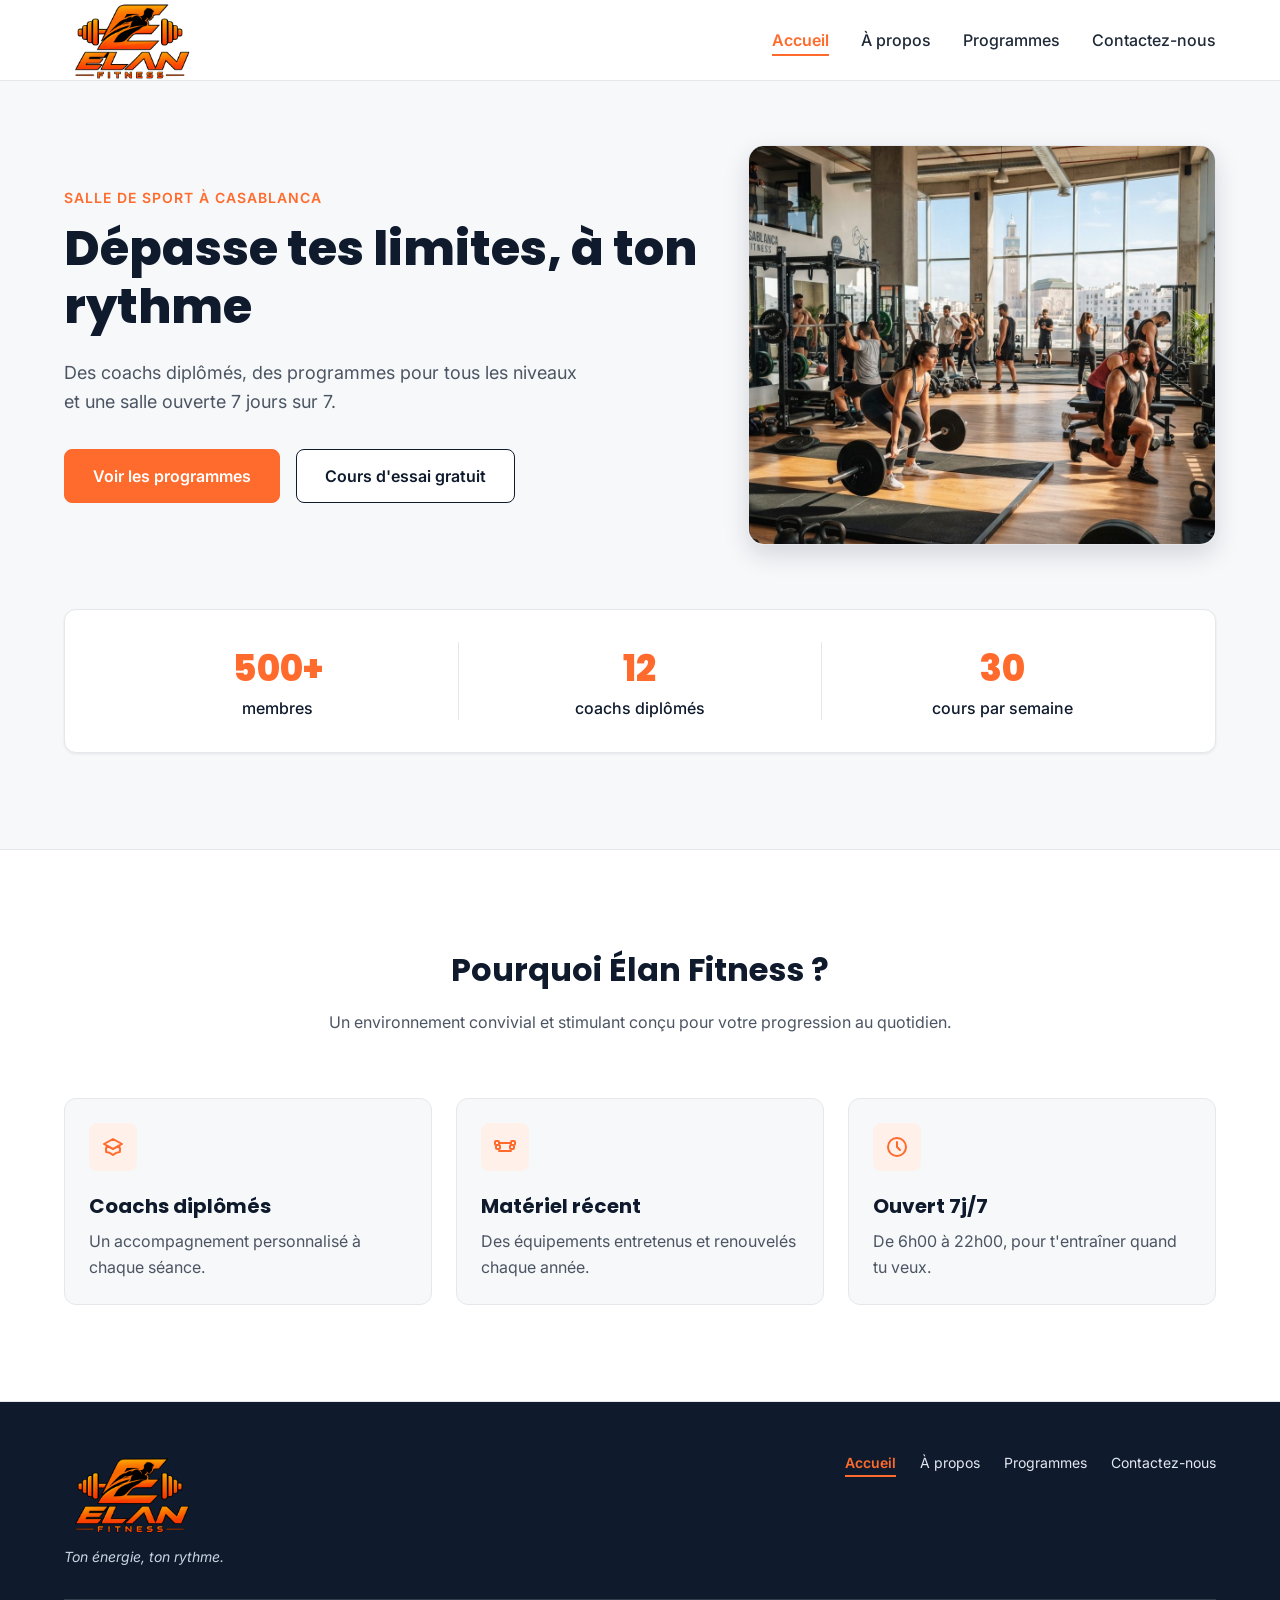
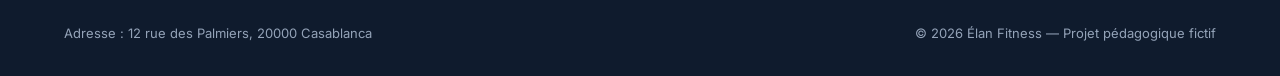
<file: index.html>
<!DOCTYPE html>
<html lang="fr">
<head>
  <meta charset="UTF-8">
  <meta name="viewport" content="width=device-width, initial-scale=1">
  <meta name="description" content="Élan Fitness, salle de sport à Casablanca : musculation, yoga, cardio et boxe fitness avec des coachs diplômés. Réservez votre cours d'essai gratuit.">
  <title>Élan Fitness | Salle de sport à Casablanca</title>

  <link rel="preconnect" href="https://fonts.googleapis.com">
  <link rel="preconnect" href="https://fonts.gstatic.com" crossorigin>
  <link href="https://fonts.googleapis.com/css2?family=Inter:wght@400;500;600&family=Poppins:wght@600;700;800&display=swap" rel="stylesheet">

  <link rel="stylesheet" href="style.css">
</head>
<body>
    <header  class="en-tete">
    <div class="conteneur en-tete-contenu">
     <a href="index.html">
    <img src="img/logo elan.png" alt=" Elan Fitness" class="logo">
    </a>
 
      <nav aria-label="Navigation principale">
        <ul class="menu">
          <li><a href="#index" class="lien-actif">Accueil</a></li>
          <li><a href="apropos.html">À propos</a></li>
          <li><a href="programmes.html">Programmes</a></li>
          <li><a href="contact.html">Contactez-nous </a></li>
        </ul>
      </nav>
    </div>
  </header>
  <section id="accueil" class="hero">
      <div class="conteneur">

        <div class="hero-contenu">
          <div class="hero-texte">
            <p class="sur-titre">Salle de sport à Casablanca</p>
            <h1>Dépasse tes limites, à ton rythme</h1>
            <p class="hero-description">
              Des coachs diplômés, des programmes pour tous les niveaux et une salle ouverte 7 jours sur 7.
            </p>
            <div class="boutons">
              <a href="programmes" class="bouton bouton-principal">Voir les programmes</a>
              <a href="contact" class="bouton bouton-secondaire">Cours d'essai gratuit</a>
            </div>
          </div>

          <img class="hero-image" src="img/hero.jpg" alt="Des personnes s'entraînent dans une salle de sport lumineuse à Casablanca">
        </div>

        <div class="chiffres">
          <div class="chiffre">
            <p class="chiffre-nombre">500+</p>
            <p>membres</p>
          </div>
          <div class="chiffre">
            <p class="chiffre-nombre">12</p>
            <p>coachs diplômés</p>
          </div>
          <div class="chiffre">
            <p class="chiffre-nombre">30</p>
            <p>cours par semaine</p>
          </div>
        </div>
      </div>
    </section>
    <section class="section section-blanche">
      <div class="conteneur">

        <div class="section-titre">
          <h2>Pourquoi Élan Fitness ?</h2>
          <p>Un environnement convivial et stimulant conçu pour votre progression au quotidien.</p>
        </div>

        <div class="cartes">
          <article class="carte carte-avantage">
            <div class="icone"><img src="img/icone-coach.svg" alt=""></div>
            <h3>Coachs diplômés</h3>
            <p>Un accompagnement personnalisé à chaque séance.</p>
          </article>

          <article class="carte carte-avantage">
            <div class="icone"><img src="img/icone-materiel.svg" alt=""></div>
            <h3>Matériel récent</h3>
            <p>Des équipements entretenus et renouvelés chaque année.</p>
          </article>

          <article class="carte carte-avantage">
            <div class="icone"><img src="img/icone-horloge.svg" alt=""></div>
            <h3>Ouvert 7j/7</h3>
            <p>De 6h00 à 22h00, pour t'entraîner quand tu veux.</p>
          </article>
        </div>

      </div>
    </section>
    <footer class="pied-de-page">
    <div class="conteneur">

      <div class="pied-haut">
        <div>
          <img src="img/logo elan.png" alt=" Elan Fitness" class="logo">
          <p class="slogan">Ton énergie, ton rythme.</p>
        </div>

        <nav aria-label="Navigation du pied de page">
          <ul class="menu menu-pied">
            <li><a href="#index" class="lien-actif">Accueil</a></li>
            <li><a href="apropos.html">À propos</a></li>
            <li><a href="programmes.html">Programmes</a></li>
            <li><a href="contact.html">Contactez-nous </a></li>
          </ul>
        </nav>
      </div>

      <div class="pied-bas">
        <p>Adresse : 12 rue des Palmiers, 20000 Casablanca</p>
        <p>&copy; 2026 Élan Fitness — Projet pédagogique fictif</p>
      </div>

    </div>
  </footer>
</body>
</file>
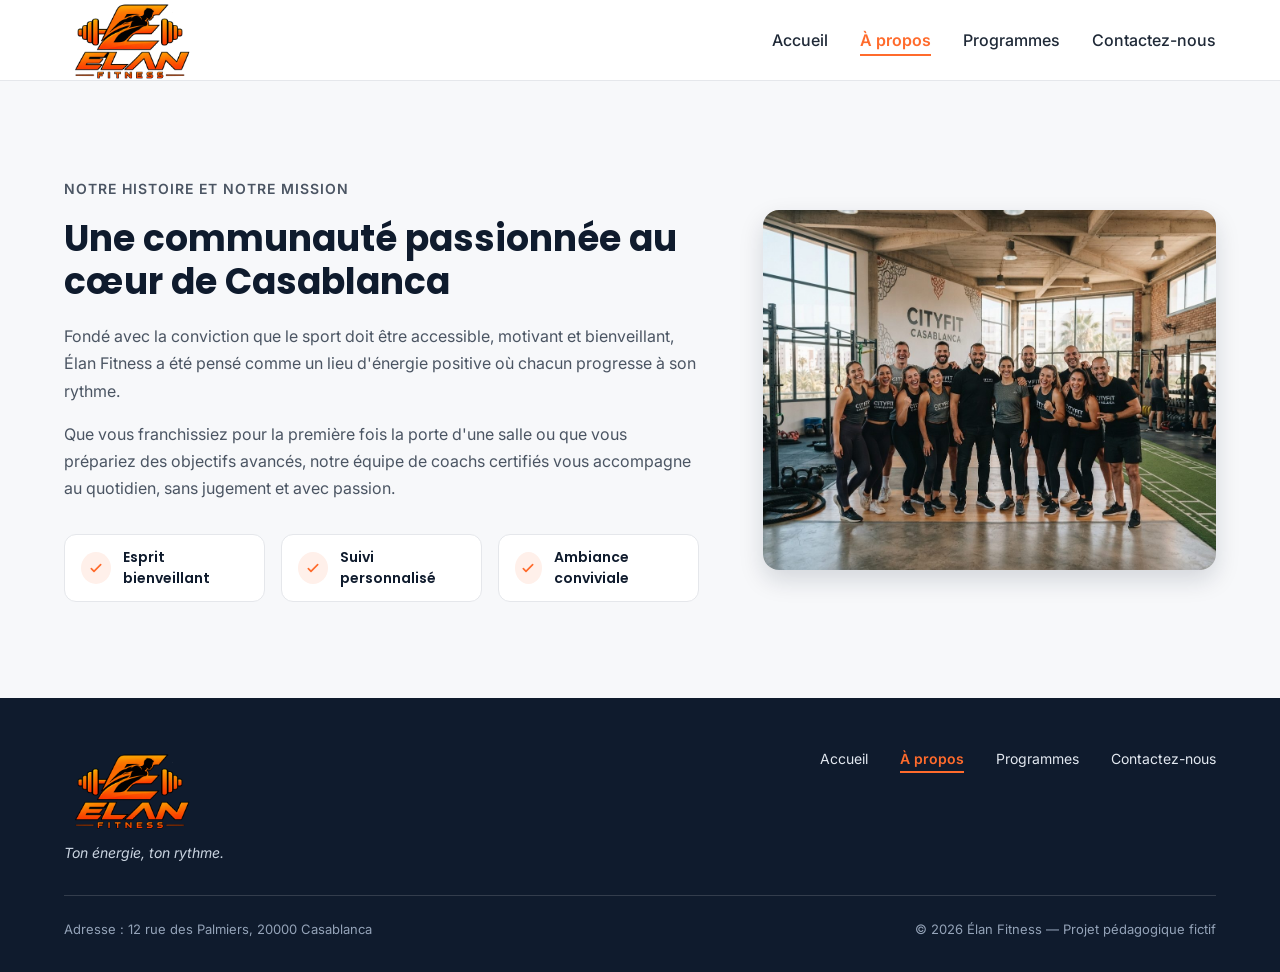
<file: apropos.html>
<!DOCTYPE html>
<html lang="fr">
<head>
  <meta charset="UTF-8">
  <meta name="viewport" content="width=device-width, initial-scale=1">
  <meta name="description" content="Élan Fitness, salle de sport à Casablanca : musculation, yoga, cardio et boxe fitness avec des coachs diplômés. Réservez votre cours d'essai gratuit.">
  <title>Élan Fitness | Salle de sport à Casablanca</title>

  <link rel="preconnect" href="https://fonts.googleapis.com">
  <link rel="preconnect" href="https://fonts.gstatic.com" crossorigin>
  <link href="https://fonts.googleapis.com/css2?family=Inter:wght@400;500;600&family=Poppins:wght@600;700;800&display=swap" rel="stylesheet">

  <link rel="stylesheet" href="style.css">
</head>
<body>
  <header class="en-tete">
    <div class="conteneur en-tete-contenu">
     <a href="index.html">
    <img src="img/logo elan.png" alt=" Elan Fitness" class="logo">
    </a>
 
      <nav aria-label="Navigation principale">
        <ul class="menu">
          <li><a href="index.html" >Accueil</a></li>
          <li><a href="#a-propos" class="lien-actif">À propos</a></li>
          <li><a href="programmes.html" >Programmes</a></li>
          <li><a href="contact.html" >Contactez-nous </a></li>
        </ul>
      </nav>
    </div>
  </header>
   <section id="a-propos" class="section">
      <div class="conteneur apropos-contenu">

        <div class="apropos-texte">
          <p class="sur-titre">Notre histoire et notre mission</p>
          <h2>Une communauté passionnée au cœur de Casablanca</h2>
          <p>
            Fondé avec la conviction que le sport doit être accessible, motivant et bienveillant,
            Élan Fitness a été pensé comme un lieu d'énergie positive où chacun progresse à son rythme.
          </p>
          <p>
            Que vous franchissiez pour la première fois la porte d'une salle ou que vous prépariez des
            objectifs avancés, notre équipe de coachs certifiés vous accompagne au quotidien, sans
            jugement et avec passion.
          </p>

          <ul class="valeurs">
            <li class="valeur">
              <div class="icone icone-petite"><img src="img/icone-check.svg" alt=""></div>
              <span>Esprit bienveillant</span>
            </li>
            <li class="valeur">
              <div class="icone icone-petite"><img src="img/icone-check.svg" alt=""></div>
              <span>Suivi personnalisé</span>
            </li>
            <li class="valeur">
              <div class="icone icone-petite"><img src="img/icone-check.svg" alt=""></div>
              <span>Ambiance conviviale</span>
            </li>
          </ul>
        </div>

        <img class="apropos-image" src="img/equipe.jpg" alt="L'équipe de coachs d'Élan Fitness réunie dans la salle">

      </div>
    </section>
      <footer class="pied-de-page">
    <div class="conteneur">

      <div class="pied-haut">
        <div>
          <img src="img/logo elan.png" alt=" Elan Fitness" class="logo">
          <p class="slogan">Ton énergie, ton rythme.</p>
        </div>

        <nav aria-label="Navigation du pied de page">
          <ul class="menu menu-pied">
            <ul class="menu">
            <li><a href="index.html" >Accueil</a></li>
            <li><a href="#a-propos" class="lien-actif">À propos</a></li>
            <li><a href="programmes.html" >Programmes</a></li>
            <li><a href="contact.html" >Contactez-nous </a></li>
          </ul>
        </nav>
      </div>

      <div class="pied-bas">
        <p>Adresse : 12 rue des Palmiers, 20000 Casablanca</p>
        <p>&copy; 2026 Élan Fitness — Projet pédagogique fictif</p>
      </div>

    </div>
  </footer>
   
</body>
</file>
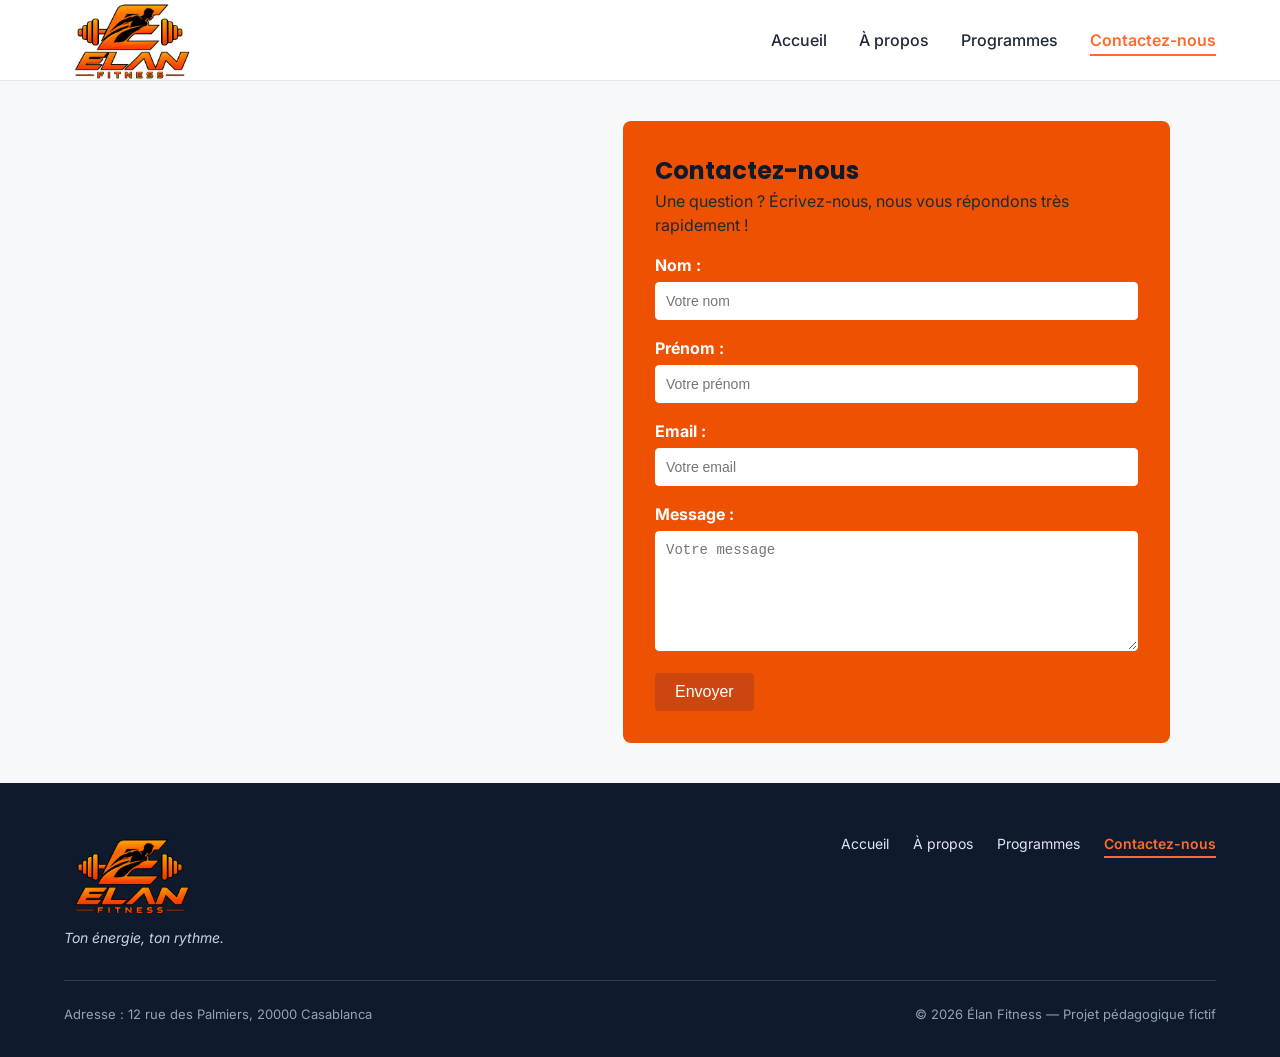
<file: contact.html>
<!DOCTYPE html>
<html lang="fr">
<head>
  <meta charset="UTF-8">
  <meta name="viewport" content="width=device-width, initial-scale=1">
  <meta name="description" content="Élan Fitness, salle de sport à Casablanca : musculation, yoga, cardio et boxe fitness avec des coachs diplômés. Réservez votre cours d'essai gratuit.">
  <title>Élan Fitness | Salle de sport à Casablanca</title>

  <link rel="preconnect" href="https://fonts.googleapis.com">
  <link rel="preconnect" href="https://fonts.gstatic.com" crossorigin>
  <link href="https://fonts.googleapis.com/css2?family=Inter:wght@400;500;600&family=Poppins:wght@600;700;800&display=swap" rel="stylesheet">

  <link rel="stylesheet" href="style.css">
  <link rel="stylesheet" href="contact.css">
</head>
<body>
   <header class="en-tete">
    <div class="conteneur en-tete-contenu">
     <a href="index.html">
    <img src="img/logo elan.png" alt=" Elan Fitness" class="logo">
    </a>
 
      <nav aria-label="Navigation principale">
        <ul class="menu">
          <li><a href="index.html" >Accueil</a></li>
          <li><a href="a-propos" >À propos</a></li>
          <li><a href="programmes.html" >Programmes</a></li>
          <li><a href="#contact.html" class="lien-actif" >Contactez-nous </a></li>
        </ul>
      </nav>
    </div>
  </header>

<div class="container" >


    <div class="map">
      <iframe src="https://www.google.com/maps?q=Casablanca,Maroc&output=embed" loading="lazy" allowfullscreen></iframe>
  </div>
  <form class="mon-formulaire">
     <div class="formulaire-intro">
      <h2>Contactez-nous</h2>
      <p>Une question ? Écrivez-nous, nous vous répondons très rapidement !</p>
      </div>
      <div class="groupe-champ">
      <label for="nom">Nom :</label>
      <input type="text" id="nom" name="nom" placeholder="Votre nom">
      </div>

    <div class="groupe-champ">
      <label for="prenom">Prénom :</label>
      <input type="text" id="prenom" name="prenom" placeholder="Votre prénom">
     </div> 

    <div class="groupe-champ">
      <label for="email">Email :</label>
      <input type="email" id="email" name="email" placeholder="Votre email">
    </div>

    <div class="groupe-champ">
      <label for="message">Message :</label>
      <textarea id="message" name="message" placeholder="Votre message"></textarea>
    </div>

    <div class="groupe-champ">
      <button type="submit">Envoyer</button>
    </div>  

  </form>
  
</div>
</div>
 <footer class="pied-de-page">
    <div class="conteneur">

      <div class="pied-haut">
        <div>
          <img src="img/logo elan.png" alt=" Elan Fitness" class="logo">
          <p class="slogan">Ton énergie, ton rythme.</p>
        </div>

        <nav aria-label="Navigation du pied de page">
          <ul class="menu menu-pied">
            <li><a href="index.html" >Accueil</a></li>
            <li><a href="apropos.html" >À propos</a></li>
            <li><a href="programmes.html" >Programmes</a></li>
          <li><a href="contact.html" class="lien-actif" >Contactez-nous </a></li>
          </ul>
        </nav>
      </div>

      <div class="pied-bas">
        <p>Adresse : 12 rue des Palmiers, 20000 Casablanca</p>
        <p>&copy; 2026 Élan Fitness — Projet pédagogique fictif</p>
      </div>

    </div>
  </footer>

  
</body>
</file>
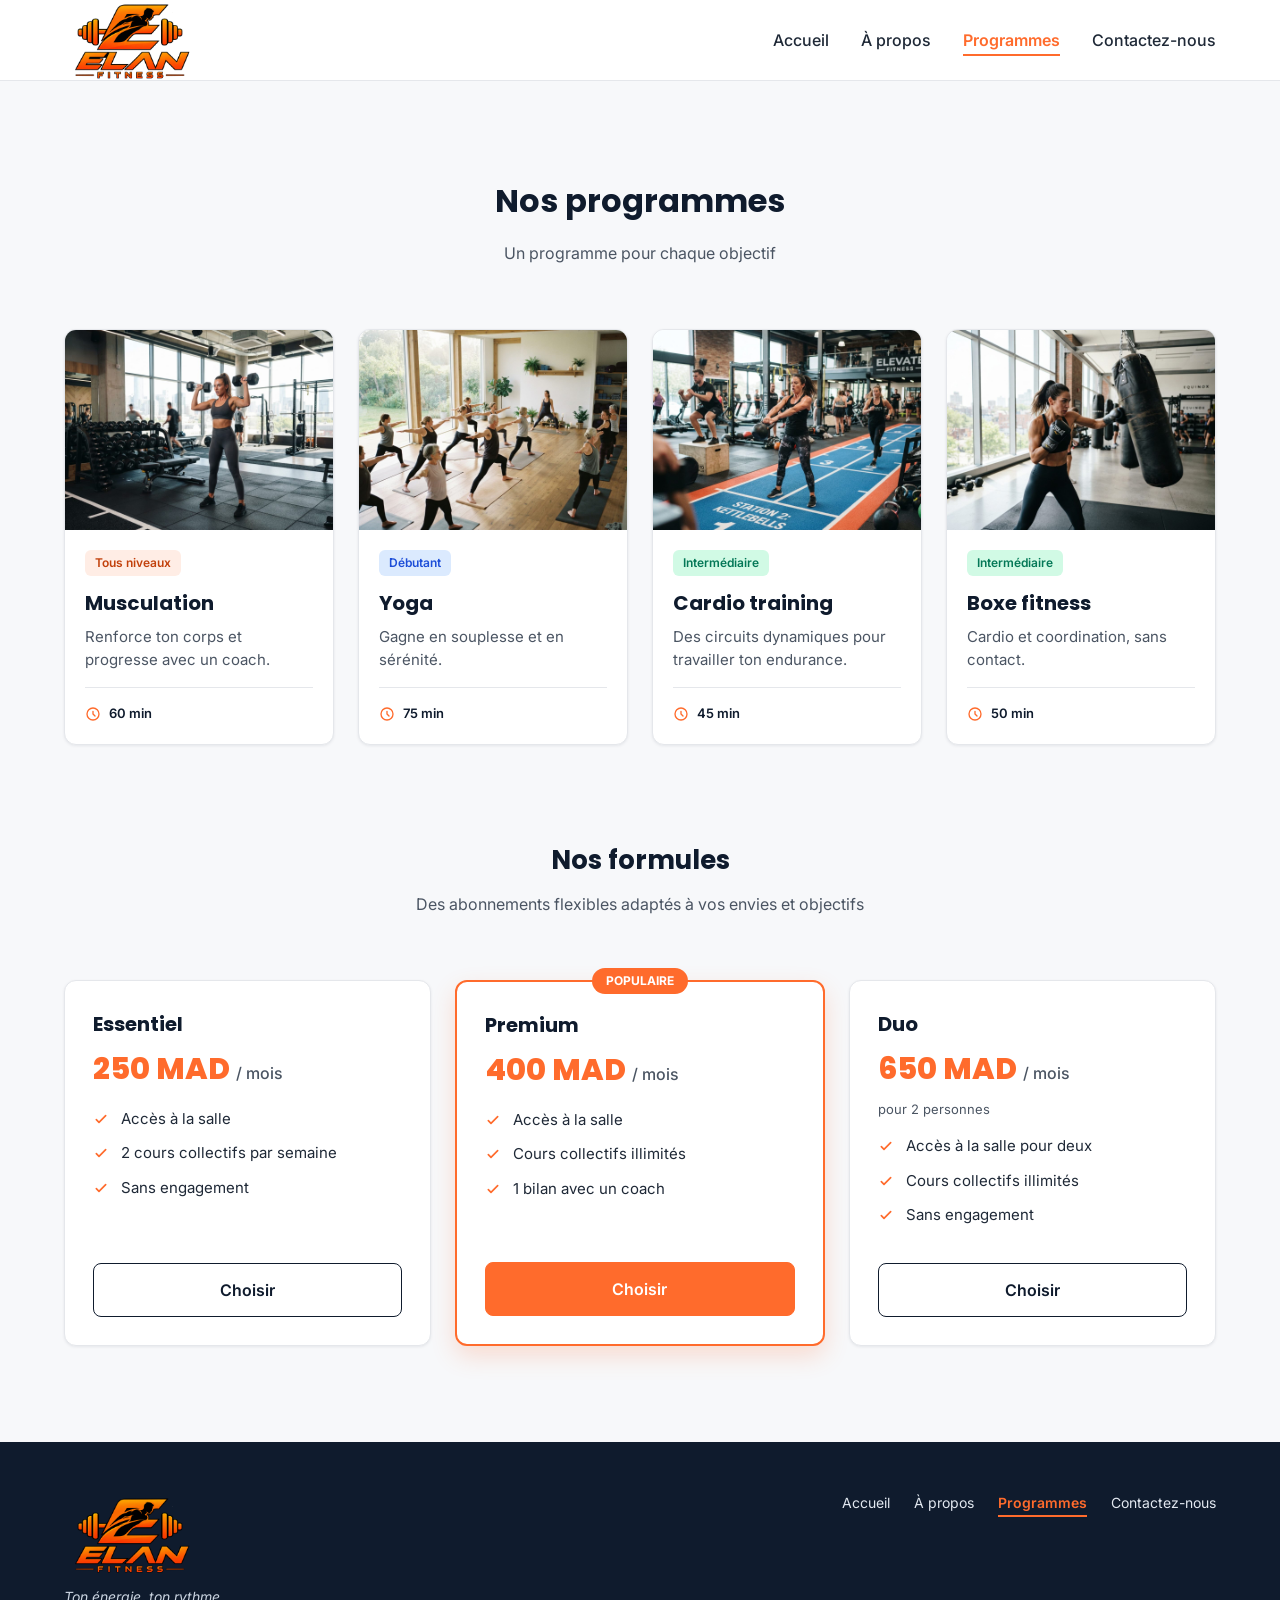
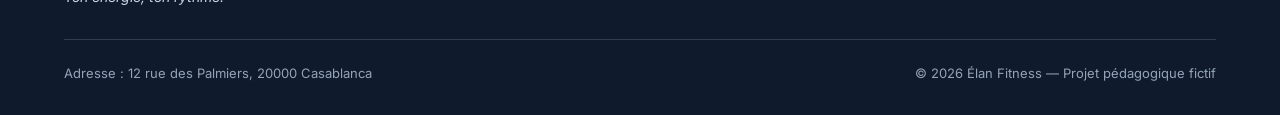
<file: programmes.html>
<!DOCTYPE html>
<html lang="fr">
<head>
  <meta charset="UTF-8">
  <meta name="viewport" content="width=device-width, initial-scale=1">
  <meta name="description" content="Élan Fitness, salle de sport à Casablanca : musculation, yoga, cardio et boxe fitness avec des coachs diplômés. Réservez votre cours d'essai gratuit.">
  <title>Élan Fitness | Salle de sport à Casablanca</title>

  <link rel="preconnect" href="https://fonts.googleapis.com">
  <link rel="preconnect" href="https://fonts.gstatic.com" crossorigin>
  <link href="https://fonts.googleapis.com/css2?family=Inter:wght@400;500;600&family=Poppins:wght@600;700;800&display=swap" rel="stylesheet">

  <link rel="stylesheet" href="style.css">
</head>
<body>
  <header class="en-tete">
    <div class="conteneur en-tete-contenu">
     <a href="index.html">
    <img src="img/logo elan.png" alt=" Elan Fitness" class="logo">
    </a>
 
      <nav aria-label="Navigation principale">
        <ul class="menu">
          <li><a href="index.html" >Accueil</a></li>
          <li><a href="apropos.html" >À propos</a></li>
          <li><a href="#programmes" class="lien-actif">Programmes</a></li>
          <li><a href="contact.html" >Contactez-nous </a></li>
        </ul>
      </nav>
    </div>
  </header>
  
    <section id="programmes" class="section">
      <div class="conteneur">

        <div class="section-titre">
          <h2>Nos programmes</h2>
          <p>Un programme pour chaque objectif</p>
        </div>

        <div class="cartes">

          <article class="carte carte-programme">
            <img src="img/musculation.jpg" alt="Une sportive soulève des haltères dans l'espace musculation">
            <div class="programme-corps">
              <span class="etiquette etiquette-orange">Tous niveaux</span>
              <h3>Musculation</h3>
              <p>Renforce ton corps et progresse avec un coach.</p>
              <p class="duree"><img src="img/icone-duree.svg" alt="">60 min</p>
            </div>
          </article>

          <article class="carte carte-programme">
            <img src="img/yoga.jpg" alt="Un groupe pratique le yoga sur des tapis dans une salle lumineuse">
            <div class="programme-corps">
              <span class="etiquette etiquette-bleue">Débutant</span>
              <h3>Yoga</h3>
              <p>Gagne en souplesse et en sérénité.</p>
              <p class="duree"><img src="img/icone-duree.svg" alt="">75 min</p>
            </div>
          </article>

          <article class="carte carte-programme">
            <img src="img/cardio.jpg" alt="Des sportifs suivent un circuit de cardio training avec des kettlebells">
            <div class="programme-corps">
              <span class="etiquette etiquette-verte">Intermédiaire</span>
              <h3>Cardio training</h3>
              <p>Des circuits dynamiques pour travailler ton endurance.</p>
              <p class="duree"><img src="img/icone-duree.svg" alt="">45 min</p>
            </div>
          </article>

          <article class="carte carte-programme">
            <img src="img/boxe.jpg" alt="Une sportive frappe un sac de frappe pendant un cours de boxe fitness">
            <div class="programme-corps">
              <span class="etiquette etiquette-verte">Intermédiaire</span>
              <h3>Boxe fitness</h3>
              <p>Cardio et coordination, sans contact.</p>
              <p class="duree"><img src="img/icone-duree.svg" alt="">50 min</p>
            </div>
          </article>

        </div>

        <div class="formules">

          <div class="section-titre">
            <h3>Nos formules</h3>
            <p>Des abonnements flexibles adaptés à vos envies et objectifs</p>
          </div>

          <div class="cartes">

            <article class="carte formule">
              <h4>Essentiel</h4>
              <p class="prix">250 MAD <span>/ mois</span></p>
              <ul class="formule-liste">
                <li>Accès à la salle</li>
                <li>2 cours collectifs par semaine</li>
                <li>Sans engagement</li>
              </ul>
              <a href="#contact" class="bouton bouton-secondaire">Choisir</a>
            </article>

            <article class="carte formule formule-populaire">
              <p class="badge-populaire">Populaire</p>
              <h4>Premium</h4>
              <p class="prix">400 MAD <span>/ mois</span></p>
              <ul class="formule-liste">
                <li>Accès à la salle</li>
                <li>Cours collectifs illimités</li>
                <li>1 bilan avec un coach</li>
              </ul>
              <a href="#contact" class="bouton bouton-principal">Choisir</a>
            </article>

            <article class="carte formule">
              <h4>Duo</h4>
              <p class="prix">650 MAD <span>/ mois</span></p>
              <p class="prix-note">pour 2 personnes</p>
              <ul class="formule-liste">
                <li>Accès à la salle pour deux</li>
                <li>Cours collectifs illimités</li>
                <li>Sans engagement</li>
              </ul>
              <a href="#contact" class="bouton bouton-secondaire">Choisir</a>
            </article>

          </div>
        </div>

      </div>
    </section>

  <main>
   
  </main>
    <footer class="pied-de-page">
    <div class="conteneur">

      <div class="pied-haut">
        <div>
          <img src="img/logo elan.png" alt=" Elan Fitness" class="logo">
          <p class="slogan">Ton énergie, ton rythme.</p>
        </div>

        <nav aria-label="Navigation du pied de page">
          <ul class="menu menu-pied">
            <li><a href="index.html" >Accueil</a></li>
            <li><a href="apropos.html" >À propos</a></li>
            <li><a href="#programmes" class="lien-actif">Programmes</a></li>
            <li><a href="contact.html" >Contactez-nous </a></li>
          </ul>
        </nav>
      </div>

      <div class="pied-bas">
        <p>Adresse : 12 rue des Palmiers, 20000 Casablanca</p>
        <p>&copy; 2026 Élan Fitness — Projet pédagogique fictif</p>
      </div>

    </div>
  </footer>

</body>
</html>
</file>
<file: style.css>
* {
  box-sizing: border-box;
  margin: 0;
  padding: 0;
}

html {
  scroll-behavior: smooth;
}

body {
  font-family: 'Inter', Arial, sans-serif;
  font-size: 16px;
  line-height: 1.5;
  color: #1F2937;
  background-color: #F7F8FA;
}

h1, h2, h3, h4 {
  font-family: 'Poppins', Arial, sans-serif;
  color: #0F1B2D;
}

a {
  color: inherit;
  text-decoration: none;
}

ul {
  list-style: none;
}

img {
  display: block;
  max-width: 100%;
}

a:focus-visible,
button:focus-visible {
  outline: 3px solid #FF6B2C;
  outline-offset: 2px;
}

.conteneur {
  width: 100%;
  max-width: 1200px;
  margin: 0 auto;
  padding: 0 24px;
}

.section {
  padding: 96px 0;
}

.section-blanche {
  background-color: #FFFFFF;
  border-top: 1px solid #E5E7EB;
  border-bottom: 1px solid #E5E7EB;
}

.section-titre {
  max-width: 640px;
  margin: 0 auto 64px;
  text-align: center;
}

.section-titre h2 {
  font-size: 32px;
  margin-bottom: 16px;
}

.section-titre h3 {
  font-size: 26px;
  margin-bottom: 12px;
}

.section-titre p {
  color: #4B5563;
}

.sur-titre {
  font-size: 14px;
  font-weight: 600;
  color: #FF6B2C;
  text-transform: uppercase;
  letter-spacing: 1px;
  margin-bottom: 12px;
}

.bouton {
  display: inline-block;
  padding: 14px 28px;
  border-radius: 8px;
  font-size: 16px;
  font-weight: 600;
  text-align: center;
  cursor: pointer;
}

.bouton-principal {
  background-color: #FF6B2C;
  border: 1px solid #FF6B2C;
  color: #FFFFFF;
}

.bouton-principal:hover {
  background-color: #F05817;
}

.bouton-secondaire {
  background-color: #FFFFFF;
  border: 1px solid #0F1B2D;
  color: #0F1B2D;
}

.bouton-secondaire:hover {
  background-color: #F3F4F6;
}

.cartes {
  display: flex;
  gap: 24px;
}

.carte {
  flex: 1;
  background-color: #FFFFFF;
  border: 1px solid #E5E7EB;
  border-radius: 12px;
  box-shadow: 0 1px 3px rgba(15, 27, 45, 0.08);
}

.icone {
  width: 48px;
  height: 48px;
  background-color: #FFF0EA;
  border-radius: 8px;
  display: flex;
  align-items: center;
  justify-content: center;
}

.icone img {
  width: 24px;
  height: 24px;
}

.icone-petite {
  width: 32px;
  height: 32px;
  border-radius: 50%;
}

.icone-petite img {
  width: 16px;
  height: 16px;
}

.en-tete {
  position: sticky;
  top: 0;
  z-index: 10;
  background-color: #FFFFFF;
  border-bottom: 1px solid #E5E7EB;
}

.en-tete-contenu {
  height: 80px;
  display: flex;
  align-items: center;
  justify-content: space-between;
}

.logo {
  display: flex;
  align-items: center;
  font-family: 'Poppins', Arial, sans-serif;
  font-size: 24px;
  font-weight: 700;
  color: #0F1B2D;
}

.logo::after {
  content: "";
  width: 10px;
  height: 10px;
  margin-left: 8px;
  background-color: #FF6B2C;
  border-radius: 50%;
}

.menu {
  display: flex;
  gap: 32px;
}

.menu a {
  font-weight: 500;
  padding-bottom: 4px;
  border-bottom: 2px solid transparent;
}

.menu a:hover {
  color: #FF6B2C;
}

.menu .lien-actif {
  color: #FF6B2C;
  font-weight: 600;
  border-bottom-color: #FF6B2C;
}

.hero {
  padding: 64px 0 96px;
}

.hero-contenu {
  display: flex;
  align-items: center;
  gap: 32px;
}

.hero-texte {
  flex: 7;
}

.hero-texte h1 {
  font-size: 48px;
  font-weight: 800;
  line-height: 1.2;
  margin-bottom: 24px;
}

.hero-description {
  max-width: 520px;
  font-size: 18px;
  line-height: 1.6;
  color: #4B5563;
  margin-bottom: 32px;
}

.boutons {
  display: flex;
  flex-wrap: wrap;
  gap: 16px;
}

.hero-image {
  flex: 5;
  min-width: 0;
  height: 400px;
  object-fit: cover;
  border-radius: 16px;
  border: 1px solid #E5E7EB;
  box-shadow: 0 10px 25px rgba(15, 27, 45, 0.15);
}

.chiffres {
  display: flex;
  margin-top: 64px;
  padding: 32px;
  background-color: #FFFFFF;
  border: 1px solid #E5E7EB;
  border-radius: 12px;
  box-shadow: 0 1px 3px rgba(15, 27, 45, 0.08);
}

.chiffre {
  flex: 1;
  text-align: center;
  font-weight: 500;
  color: #0F1B2D;
}

.chiffre + .chiffre {
  border-left: 1px solid #E5E7EB;
}

.chiffre-nombre {
  font-family: 'Poppins', Arial, sans-serif;
  font-size: 36px;
  font-weight: 800;
  color: #FF6B2C;
}

.carte-avantage {
  padding: 24px;
  background-color: #F7F8FA;
  box-shadow: none;
}

.carte-avantage .icone {
  margin-bottom: 20px;
}

.carte-avantage h3 {
  font-size: 20px;
  margin-bottom: 8px;
}

.carte-avantage p {
  color: #4B5563;
  line-height: 1.6;
}

.apropos-contenu {
  display: flex;
  align-items: center;
  gap: 64px;
}

.apropos-texte {
  flex: 7;
}

.apropos-texte h2 {
  font-size: 36px;
  line-height: 1.2;
  margin-bottom: 20px;
}

.apropos-texte p {
  color: #4B5563;
  line-height: 1.7;
  margin-bottom: 16px;
}

.valeurs {
  display: flex;
  gap: 16px;
  margin-top: 32px;
}

.valeur {
  flex: 1;
  display: flex;
  align-items: center;
  gap: 12px;
  padding: 12px 16px;
  background-color: #FFFFFF;
  border: 1px solid #E5E7EB;
  border-radius: 12px;
  font-family: 'Poppins', Arial, sans-serif;
  font-size: 14px;
  font-weight: 600;
  color: #0F1B2D;
}

.apropos-image {
  flex: 5;
  min-width: 0;
  height: 360px;
  object-fit: cover;
  border-radius: 16px;
  box-shadow: 0 10px 25px rgba(15, 27, 45, 0.15);
}

.carte-programme {
  display: flex;
  flex-direction: column;
  overflow: hidden;
}

.carte-programme > img {
  width: 100%;
  height: 200px;
  object-fit: cover;
}

.programme-corps {
  flex: 1;
  display: flex;
  flex-direction: column;
  padding: 20px;
}

.programme-corps h3 {
  font-size: 20px;
  margin-bottom: 8px;
}

.programme-corps p {
  font-size: 15px;
  color: #4B5563;
}

.etiquette {
  align-self: flex-start;
  padding: 4px 10px;
  margin-bottom: 12px;
  border-radius: 6px;
  font-size: 12px;
  font-weight: 600;
}

.etiquette-orange {
  background-color: #FFEDE5;
  color: #C2410C;
}

.etiquette-bleue {
  background-color: #DBEAFE;
  color: #1D4ED8;
}

.etiquette-verte {
  background-color: #D1FAE5;
  color: #047857;
}

.programme-corps .duree {
  display: flex;
  align-items: center;
  gap: 8px;
  margin-top: auto;
  padding-top: 16px;
  border-top: 1px solid #E5E7EB;
  font-size: 13px;
  font-weight: 600;
  color: #0F1B2D;
}

.programme-corps h3 + p {
  margin-bottom: 16px;
}

.duree img {
  width: 16px;
  height: 16px;
}

.formules {
  margin-top: 96px;
}

.formule {
  position: relative;
  display: flex;
  flex-direction: column;
  padding: 28px;
}

.formule h4 {
  font-size: 20px;
}

.prix {
  margin: 8px 0 16px;
  font-family: 'Poppins', Arial, sans-serif;
  font-size: 30px;
  font-weight: 800;
  color: #FF6B2C;
}

.prix span {
  font-family: 'Inter', Arial, sans-serif;
  font-size: 16px;
  font-weight: 500;
  color: #4B5563;
}

.prix-note {
  margin: -8px 0 16px;
  font-size: 13px;
  color: #4B5563;
}

.formule-liste {
  flex: 1;
  margin-bottom: 24px;
}

.formule-liste li {
  padding-left: 28px;
  margin-bottom: 12px;
  font-size: 15px;
  background-image: url('img/icone-check.svg');
  background-repeat: no-repeat;
  background-position: left center;
  background-size: 16px;
}

.formule .bouton {
  display: block;
}

.formule-populaire {
  border: 2px solid #FF6B2C;
  box-shadow: 0 10px 25px rgba(255, 107, 44, 0.2);
}

.badge-populaire {
  position: absolute;
  top: -14px;
  left: 50%;
  transform: translateX(-50%);
  padding: 4px 14px;
  background-color: #FF6B2C;
  border-radius: 999px;
  font-size: 12px;
  font-weight: 700;
  text-transform: uppercase;
  color: #FFFFFF;
}

.pied-de-page {
  padding: 48px 0 32px;
  background-color: #0F1B2D;
  color: #FFFFFF;
}

.pied-haut {
  display: flex;
  justify-content: space-between;
  align-items: flex-start;
  padding-bottom: 32px;
  border-bottom: 1px solid rgba(255, 255, 255, 0.15);
}

.logo-clair {
  color: #FFFFFF;
}

.slogan {
  margin-top: 8px;
  font-size: 14px;
  font-style: italic;
  color: #CBD5E1;
}

.menu-pied {
  gap: 24px;
}

.menu-pied a {
  font-size: 14px;
  font-weight: 400;
  color: #E2E8F0;
}

.pied-bas {
  display: flex;
  justify-content: space-between;
  margin-top: 24px;
  font-size: 13px;
  color: #94A3B8;
}

.logo {
  height: 88px;
  width: auto;
}

/* Adaptation le site sur  tablettes et téléphones */
@media screen and (max-width: 768px) {
   .hero-contenu {
    flex-direction: column;
    text-align: center;
  }

  .hero-image {
    height: 300px;
  }

  .apropos-contenu {
    flex-direction: column;
    text-align: center;
  }

  .apropos-image {
    height: 300px;
  }

  .cartes {
    flex-direction: column;
  }

  .chiffres {
    flex-direction: column;
    gap: 16px;
  }

  .valeurs {
    flex-direction: column;
    gap: 16px;
  }
  .en-tete-contenu {
    flex-direction: column;
    height: auto;
    padding: 16px 0;
  }
  
}
/*faire une hover sur les images*/
img:hover {
    transition: transform 0.3s ease-in-out;
    transform: scale(1.2);
    
}
</file>
<file: contact.css>
.container {
  max-width: 1100px;
  margin: 40px auto;
  padding: 0 20px;
  display: flex;
  flex-direction: row;
  gap: 30px;
  align-items: stretch;
}

.map {
  flex: 1;
  min-height: 450px;
  border-radius: 8px;
  overflow: hidden;
}

.map iframe {
  width: 100%;
  height: 100%;
  border: 0;
}

.mon-formulaire {
  flex: 1;
  display: flex;
  flex-direction: column;
  gap: 1rem;
  padding: 2rem;
  background-color: #ef5102;
  border-radius: 8px;
}

.groupe-champ {
  margin-bottom: 0;
}

.mon-formulaire label {
  display: block;
  margin-bottom: 5px;
  font-weight: bold;
  color: #fff;
}

.mon-formulaire input[type="text"],
.mon-formulaire input[type="email"],
.mon-formulaire textarea {
  width: 100%;
  padding: 10px;
  border: 1px solid #fff;
  border-radius: 4px;
  box-sizing: border-box;
  font-size: 14px;
}

.mon-formulaire textarea {
  height: 120px;
  resize: vertical;
}

.mon-formulaire input:focus,
.mon-formulaire textarea:focus {
  border-color: #cb470f;
  outline: 2px solid #cb470f;
}

.mon-formulaire button[type="submit"] {
  background-color: #cb470f;
  color: white;
  padding: 10px 20px;
  border: none;
  border-radius: 4px;
  cursor: pointer;
  font-size: 16px;
}

.mon-formulaire button[type="submit"]:hover {
  background-color: #a53a0c;
}

@media screen and (max-width: 768px) {
  .container {
    flex-direction: column;
  }
}
</file>
